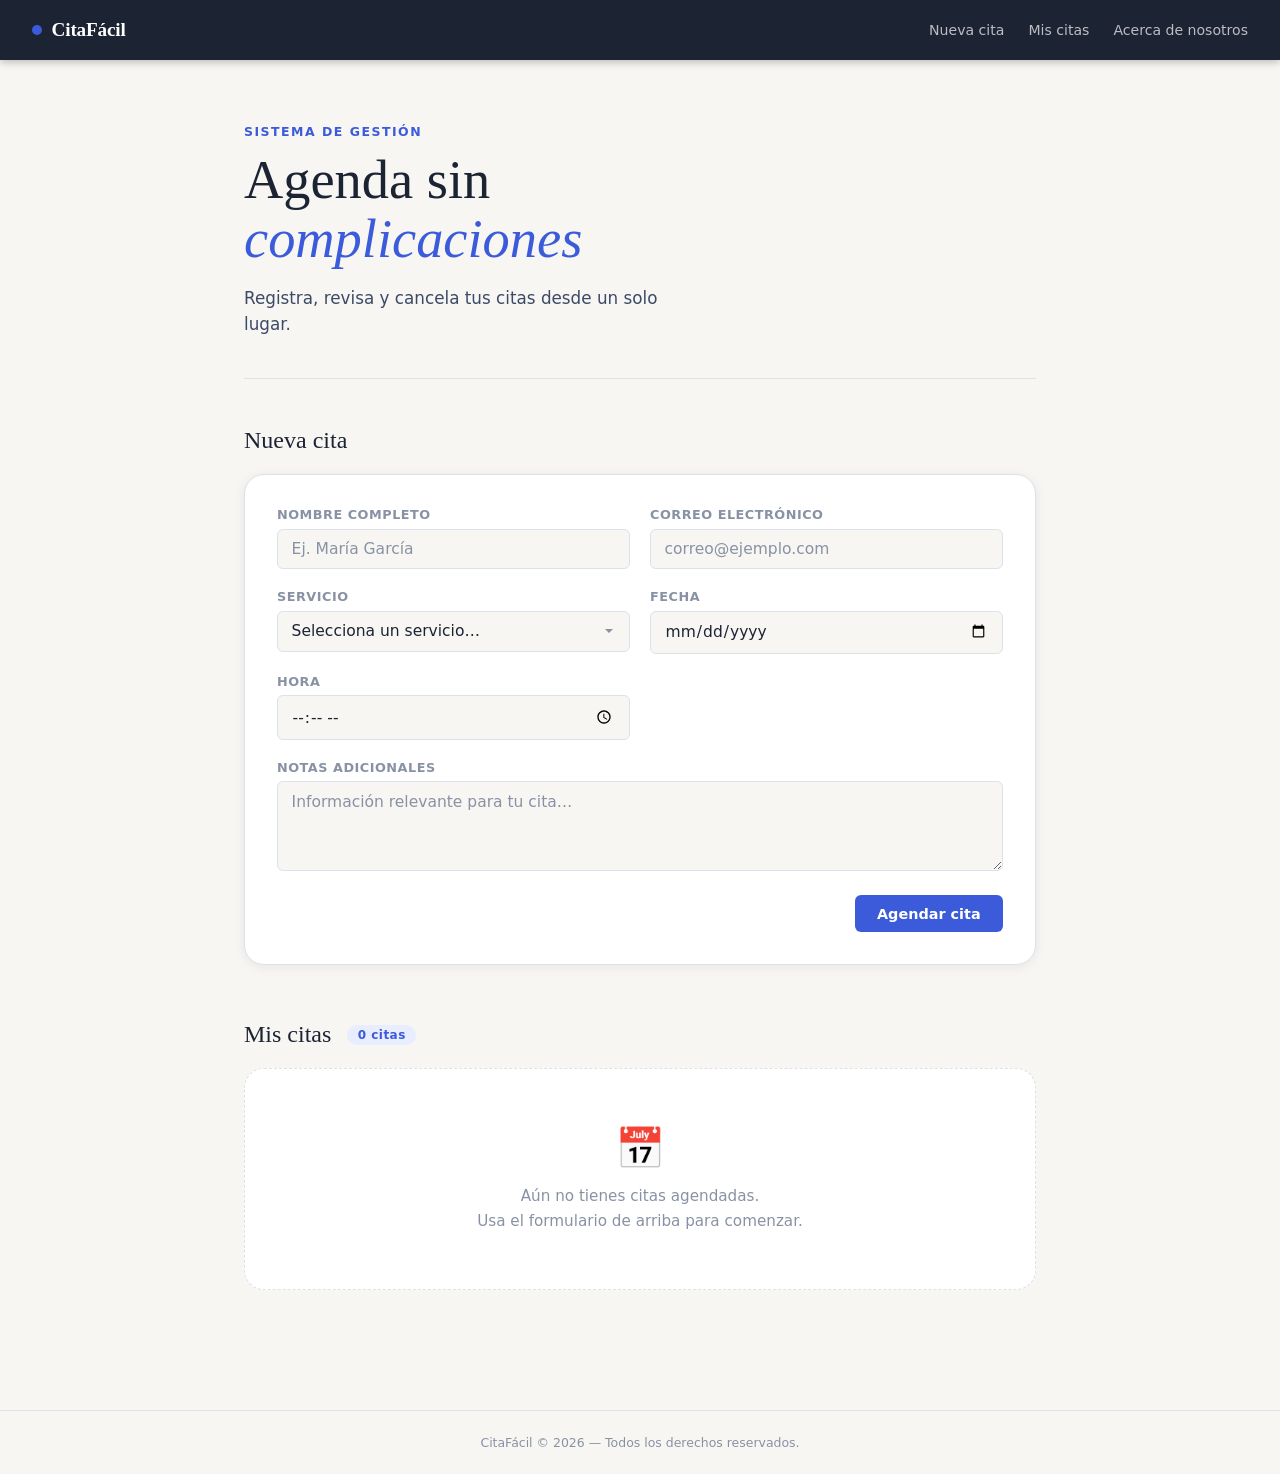
<file: index/index.html>
<!DOCTYPE html>
<html lang="es">
<head>
  <meta charset="UTF-8" />
  <meta name="viewport" content="width=device-width, initial-scale=1.0"/>
  <title>CitaFácil — Agenda tu cita</title>
  <link rel="stylesheet" href="styles.css" />
</head>
<body>

  
  <header class="header">
    <div class="header__brand">
      <span class="header__dot"></span>
      <span class="header__name">CitaFácil</span>
    </div>
    <nav class="header__nav">
      <a href="#nueva">Nueva cita</a>
      <a href="#lista">Mis citas</a>
      <a href="Acerca_de_nosotros.html" class="active">Acerca de nosotros</a>
    </nav>
  </header>

  <main class="main">

    <!-- HERO -->
    <section class="hero">
      <p class="hero__eyebrow">Sistema de gestión</p>
      <h1 class="hero__title">Agenda sin<br/><em>complicaciones</em></h1>
      <p class="hero__sub">Registra, revisa y cancela tus citas desde un solo lugar.</p>
    </section>

    <!-- FORMULARIO NUEVA CITA -->
    <section class="section" id="nueva">
      <h2 class="section__title">Nueva cita</h2>

      <div class="form-card">
        <div class="form-grid">

          <div class="field">
            <label class="field__label" for="nombre">Nombre completo</label>
            <input class="field__input" type="text" id="nombre" placeholder="Ej. María García" />
          </div>

          <div class="field">
            <label class="field__label" for="email">Correo electrónico</label>
            <input class="field__input" type="email" id="email" placeholder="correo@ejemplo.com" />
          </div>

          <div class="field">
            <label class="field__label" for="servicio">Servicio</label>
            <select class="field__input field__select" id="servicio">
              <option value="">Selecciona un servicio…</option>
              <option value="Consulta general">Consulta general</option>
              <option value="Revisión de seguimiento">Revisión de seguimiento</option>
              <option value="Urgencias">Urgencias</option>
              <option value="Asesoría especializada">Asesoría especializada</option>
              <option value="Otro">Otro</option>
            </select>
          </div>

          <div class="field">
            <label class="field__label" for="fecha">Fecha</label>
            <input class="field__input" type="date" id="fecha" />
          </div>

          <div class="field">
            <label class="field__label" for="hora">Hora</label>
            <input class="field__input" type="time" id="hora" />
          </div>

          <div class="field field--full">
            <label class="field__label" for="notas">Notas adicionales</label>
            <textarea class="field__input field__textarea" id="notas" placeholder="Información relevante para tu cita…"></textarea>
          </div>

        </div>

        <div class="form-footer">
          <p class="form-error" id="form-error" aria-live="polite"></p>
          <button class="btn btn--primary" id="btn-agendar" onclick="agendarCita()">Agendar cita</button>
        </div>
      </div>
    </section>

    <!-- LISTA DE CITAS -->
    <section class="section" id="lista">
      <div class="section__header">
        <h2 class="section__title">Mis citas</h2>
        <span class="badge" id="contador">0 citas</span>
      </div>

      <div class="empty-state" id="empty-state">
        <div class="empty-state__icon">📅</div>
        <p class="empty-state__text">Aún no tienes citas agendadas.<br/>Usa el formulario de arriba para comenzar.</p>
      </div>

      <div class="citas-lista" id="citas-lista"></div>
    </section>

  </main>

  <footer class="footer">
    <p>CitaFácil &copy; 2026 — Todos los derechos reservados.</p>
  </footer>

  <!-- TOAST -->
  <div class="toast" id="toast" aria-live="assertive"></div>

  <!-- MODAL CANCELAR -->
  <div class="modal-overlay" id="modal-overlay" onclick="cerrarModal()">
    <div class="modal" onclick="event.stopPropagation()">
      <h3 class="modal__title">¿Cancelar esta cita?</h3>
      <p class="modal__body" id="modal-body"></p>
      <div class="modal__actions">
        <button class="btn btn--ghost" onclick="cerrarModal()">Volver</button>
        <button class="btn btn--danger" id="modal-confirm">Sí, cancelar</button>
      </div>
    </div>
  </div>

</body>
</html>
</file>
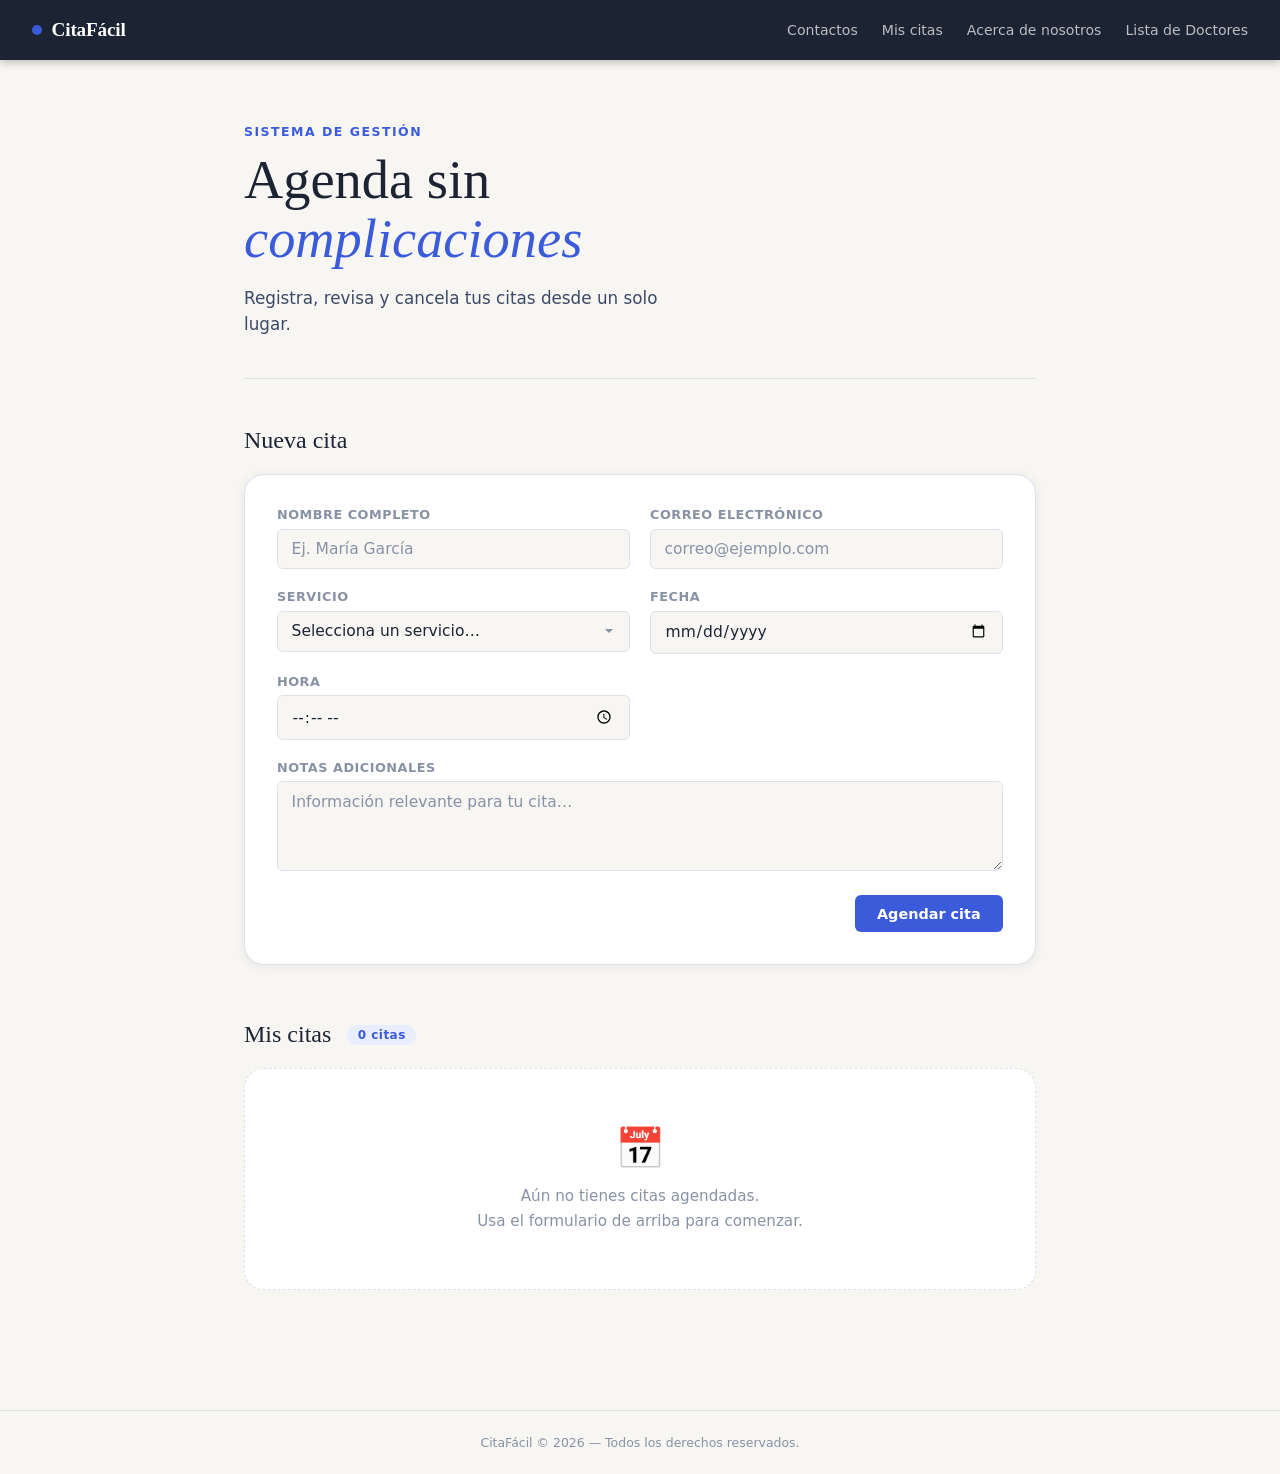
<file: index/Agendarcitas.html>
<!DOCTYPE html>
<html lang="es">
<head>
  <meta charset="UTF-8" />
  <meta name="viewport" content="width=device-width, initial-scale=1.0"/>
  <title>CitaFácil — Agenda tu cita</title>
  <link rel="stylesheet" href="styles.css" />
</head>
<body>

  
  <header class="header">
    <div class="header__brand">
      <span class="header__dot"></span>
      <span class="header__name">CitaFácil</span>
    </div>
    <nav class="header__nav">
      <a href="Contactos.html">Contactos</a>
      <a href="lista">Mis citas</a>
      <a href="Acerca_de_nosotros.html" class="active">Acerca de nosotros</a>
      <a href="Lista_Doc.html" class="active">Lista de Doctores</a>
    </nav>
  </header>

  <main class="main">

    <!-- HERO -->
    <section class="hero">
      <p class="hero__eyebrow">Sistema de gestión</p>
      <h1 class="hero__title">Agenda sin<br/><em>complicaciones</em></h1>
      <p class="hero__sub">Registra, revisa y cancela tus citas desde un solo lugar.</p>
    </section>

    <!-- FORMULARIO NUEVA CITA -->
    <section class="section" id="nueva">
      <h2 class="section__title">Nueva cita</h2>

      <div class="form-card">
        <div class="form-grid">

          <div class="field">
            <label class="field__label" for="nombre">Nombre completo</label>
            <input class="field__input" type="text" id="nombre" placeholder="Ej. María García" />
          </div>

          <div class="field">
            <label class="field__label" for="email">Correo electrónico</label>
            <input class="field__input" type="email" id="email" placeholder="correo@ejemplo.com" />
          </div>

          <div class="field">
            <label class="field__label" for="servicio">Servicio</label>
            <select class="field__input field__select" id="servicio">
              <option value="">Selecciona un servicio…</option>
              <option value="Consulta general">Consulta general</option>
              <option value="Revisión de seguimiento">Revisión de seguimiento</option>
              <option value="Urgencias">Urgencias</option>
              <option value="Asesoría especializada">Asesoría especializada</option>
              <option value="Otro">Otro</option>
            </select>
          </div>

          <div class="field">
            <label class="field__label" for="fecha">Fecha</label>
            <input class="field__input" type="date" id="fecha" />
          </div>

          <div class="field">
            <label class="field__label" for="hora">Hora</label>
            <input class="field__input" type="time" id="hora" />
          </div>

          <div class="field field--full">
            <label class="field__label" for="notas">Notas adicionales</label>
            <textarea class="field__input field__textarea" id="notas" placeholder="Información relevante para tu cita…"></textarea>
          </div>

        </div>

        <div class="form-footer">
          <p class="form-error" id="form-error" aria-live="polite"></p>
          <button class="btn btn--primary" id="btn-agendar" onclick="agendarCita()">Agendar cita</button>
        </div>
      </div>
    </section>

    <!-- LISTA DE CITAS -->
    <section class="section" id="lista">
      <div class="section__header">
        <h2 class="section__title">Mis citas</h2>
        <span class="badge" id="contador">0 citas</span>
      </div>

      <div class="empty-state" id="empty-state">
        <div class="empty-state__icon">📅</div>
        <p class="empty-state__text">Aún no tienes citas agendadas.<br/>Usa el formulario de arriba para comenzar.</p>
      </div>

      <div class="citas-lista" id="citas-lista"></div>
    </section>

  </main>

  <footer class="footer">
    <p>CitaFácil &copy; 2026 — Todos los derechos reservados.</p>
  </footer>

  <!-- TOAST -->
  <div class="toast" id="toast" aria-live="assertive"></div>

  <!-- MODAL CANCELAR -->
  <div class="modal-overlay" id="modal-overlay" onclick="cerrarModal()">
    <div class="modal" onclick="event.stopPropagation()">
      <h3 class="modal__title">¿Cancelar esta cita?</h3>
      <p class="modal__body" id="modal-body"></p>
      <div class="modal__actions">
        <button class="btn btn--ghost" onclick="cerrarModal()">Volver</button>
        <button class="btn btn--danger" id="modal-confirm">Sí, cancelar</button>
      </div>
    </div>
  </div>

</body>
</html>
</file>
<file: index/styles.css>
/* ===================================================
   CitaFácil — styles.css
   Paleta: Pizarra profundo, blanco hueso, acento añil
=================================================== */

/* ── TOKENS ─────────────────────────────────────── */
:root {
  --col-bg:        #F7F6F3;
  --col-surface:   #FFFFFF;
  --col-slate:     #1C2333;
  --col-slate-mid: #3D4A66;
  --col-muted:     #8892A4;
  --col-accent:    #3B5BDB;
  --col-accent-lt: #E8EDFF;
  --col-danger:    #D94F4F;
  --col-danger-lt: #FDEAEA;
  --col-success:   #2E7D52;
  --col-success-lt:#E6F4ED;
  --col-border:    #DDE1EA;

  --ff-display: 'Georgia', 'Times New Roman', serif;
  --ff-body:    'Segoe UI', system-ui, -apple-system, sans-serif;

  --radius-sm:  6px;
  --radius-md:  12px;
  --radius-lg:  20px;

  --shadow-card: 0 2px 12px rgba(28,35,51,.07);
  --shadow-lift: 0 8px 28px rgba(28,35,51,.14);

  --transition: 200ms ease;
}

/* ── RESET ───────────────────────────────────────── */
*, *::before, *::after { box-sizing: border-box; margin: 0; padding: 0; }
html { scroll-behavior: smooth; }
body {
  font-family: var(--ff-body);
  background: var(--col-bg);
  color: var(--col-slate);
  min-height: 100vh;
  display: flex;
  flex-direction: column;
}
a { color: inherit; text-decoration: none; }

/* ── HEADER ──────────────────────────────────────── */
.header {
  position: sticky;
  top: 0;
  z-index: 100;
  background: var(--col-slate);
  color: #fff;
  display: flex;
  align-items: center;
  justify-content: space-between;
  padding: 0 2rem;
  height: 60px;
  box-shadow: 0 2px 8px rgba(0,0,0,.25);
}

.header__brand {
  display: flex;
  align-items: center;
  gap: .6rem;
  font-family: var(--ff-display);
  font-size: 1.2rem;
  font-weight: bold;
  letter-spacing: -.01em;
}

.header__dot {
  width: 10px;
  height: 10px;
  border-radius: 50%;
  background: var(--col-accent);
  display: inline-block;
}

.header__nav {
  display: flex;
  gap: 1.5rem;
  font-size: .88rem;
  color: rgba(255,255,255,.7);
}
.header__nav a:hover { color: #fff; }

/* ── MAIN ────────────────────────────────────────── */
.main {
  flex: 1;
  max-width: 840px;
  width: 100%;
  margin: 0 auto;
  padding: 0 1.5rem 4rem;
}

/* ── HERO ────────────────────────────────────────── */
.hero {
  padding: 4rem 0 2.5rem;
  border-bottom: 1px solid var(--col-border);
  margin-bottom: 3rem;
}

.hero__eyebrow {
  font-size: .78rem;
  font-weight: 600;
  letter-spacing: .12em;
  text-transform: uppercase;
  color: var(--col-accent);
  margin-bottom: .75rem;
}

.hero__title {
  font-family: var(--ff-display);
  font-size: clamp(2.2rem, 6vw, 3.4rem);
  font-weight: normal;
  line-height: 1.08;
  color: var(--col-slate);
  margin-bottom: 1rem;
}

.hero__title em {
  font-style: italic;
  color: var(--col-accent);
}

.hero__sub {
  font-size: 1.05rem;
  color: var(--col-slate-mid);
  max-width: 420px;
  line-height: 1.6;
}

/* ── SECTIONS ────────────────────────────────────── */
.section {
  margin-bottom: 3.5rem;
}

.section__header {
  display: flex;
  align-items: center;
  gap: 1rem;
  margin-bottom: 1.25rem;
}

.section__title {
  font-family: var(--ff-display);
  font-size: 1.5rem;
  font-weight: normal;
  color: var(--col-slate);
  margin-bottom: 1.25rem;
}

.section__header .section__title { margin-bottom: 0; }

.badge {
  background: var(--col-accent-lt);
  color: var(--col-accent);
  font-size: .75rem;
  font-weight: 700;
  letter-spacing: .04em;
  padding: .2rem .65rem;
  border-radius: 999px;
}

/* ── FORM CARD ───────────────────────────────────── */
.form-card {
  background: var(--col-surface);
  border: 1px solid var(--col-border);
  border-radius: var(--radius-lg);
  padding: 2rem;
  box-shadow: var(--shadow-card);
}

.form-grid {
  display: grid;
  grid-template-columns: 1fr 1fr;
  gap: 1.25rem;
}

/* ── FIELD ───────────────────────────────────────── */
.field { display: flex; flex-direction: column; gap: .4rem; }
.field--full { grid-column: 1 / -1; }

.field__label {
  font-size: .8rem;
  font-weight: 600;
  letter-spacing: .04em;
  text-transform: uppercase;
  color: var(--col-muted);
}

.field__input {
  font-family: var(--ff-body);
  font-size: .97rem;
  color: var(--col-slate);
  background: var(--col-bg);
  border: 1.5px solid var(--col-border);
  border-radius: var(--radius-sm);
  padding: .65rem .85rem;
  outline: none;
  transition: border-color var(--transition), box-shadow var(--transition);
  width: 100%;
}

.field__input:focus {
  border-color: var(--col-accent);
  box-shadow: 0 0 0 3px rgba(59,91,219,.12);
}

.field__input::placeholder { color: var(--col-muted); }

.field__select { cursor: pointer; appearance: none;
  background-image: url("data:image/svg+xml,%3Csvg xmlns='http://www.w3.org/2000/svg' viewBox='0 0 16 16' fill='%238892A4'%3E%3Cpath d='M4 6l4 4 4-4'/%3E%3C/svg%3E");
  background-repeat: no-repeat;
  background-position: right .75rem center;
  background-size: 16px;
  padding-right: 2.2rem;
}

.field__textarea { min-height: 90px; resize: vertical; }

/* ── FORM FOOTER ─────────────────────────────────── */
.form-footer {
  display: flex;
  align-items: center;
  justify-content: space-between;
  margin-top: 1.5rem;
  gap: 1rem;
  flex-wrap: wrap;
}

.form-error {
  font-size: .85rem;
  color: var(--col-danger);
  flex: 1;
  min-height: 1.2rem;
}

/* ── BUTTONS ─────────────────────────────────────── */
.btn {
  font-family: var(--ff-body);
  font-size: .9rem;
  font-weight: 600;
  border: none;
  border-radius: var(--radius-sm);
  padding: .65rem 1.4rem;
  cursor: pointer;
  transition: background var(--transition), transform var(--transition), box-shadow var(--transition);
}

.btn--primary {
  background: var(--col-accent);
  color: #fff;
}
.btn--primary:hover {
  background: #2f4bc7;
  box-shadow: 0 4px 14px rgba(59,91,219,.35);
  transform: translateY(-1px);
}
.btn--primary:active { transform: translateY(0); }

.btn--ghost {
  background: transparent;
  color: var(--col-slate-mid);
  border: 1.5px solid var(--col-border);
}
.btn--ghost:hover { background: var(--col-bg); }

.btn--danger {
  background: var(--col-danger);
  color: #fff;
}
.btn--danger:hover { background: #b83e3e; }

/* ── EMPTY STATE ─────────────────────────────────── */
.empty-state {
  text-align: center;
  padding: 3.5rem 1rem;
  border: 1.5px dashed var(--col-border);
  border-radius: var(--radius-lg);
  background: var(--col-surface);
}

.empty-state__icon { font-size: 2.5rem; margin-bottom: .75rem; }
.empty-state__text { color: var(--col-muted); line-height: 1.6; font-size: .95rem; }

/* ── CITAS LISTA ─────────────────────────────────── */
.citas-lista { display: flex; flex-direction: column; gap: .9rem; }

/* ── CITA CARD ───────────────────────────────────── */
.cita-card {
  background: var(--col-surface);
  border: 1px solid var(--col-border);
  border-left: 4px solid var(--col-accent);
  border-radius: var(--radius-md);
  padding: 1.2rem 1.4rem;
  display: flex;
  align-items: flex-start;
  justify-content: space-between;
  gap: 1rem;
  box-shadow: var(--shadow-card);
  transition: box-shadow var(--transition);
  animation: slideIn .25s ease both;
}
.cita-card:hover { box-shadow: var(--shadow-lift); }
.cita-card.cancelled { border-left-color: var(--col-danger); opacity: .65; }

@keyframes slideIn {
  from { opacity: 0; transform: translateY(10px); }
  to   { opacity: 1; transform: translateY(0); }
}

.cita-info { flex: 1; min-width: 0; }

.cita-nombre {
  font-weight: 700;
  font-size: 1rem;
  color: var(--col-slate);
  margin-bottom: .2rem;
  white-space: nowrap;
  overflow: hidden;
  text-overflow: ellipsis;
}

.cita-meta {
  font-size: .82rem;
  color: var(--col-muted);
  display: flex;
  flex-wrap: wrap;
  gap: .5rem .9rem;
  margin-top: .35rem;
}
.cita-meta span::before { content: "·"; margin-right: .4rem; color: var(--col-border); }
.cita-meta span:first-child::before { display: none; }

.cita-servicio {
  display: inline-block;
  font-size: .75rem;
  font-weight: 600;
  background: var(--col-accent-lt);
  color: var(--col-accent);
  padding: .15rem .55rem;
  border-radius: 4px;
  margin-bottom: .3rem;
}

.cita-card.cancelled .cita-servicio {
  background: var(--col-danger-lt);
  color: var(--col-danger);
}

.cita-notas {
  font-size: .82rem;
  color: var(--col-slate-mid);
  margin-top: .4rem;
  font-style: italic;
}

.cita-actions { display: flex; gap: .5rem; flex-shrink: 0; align-items: flex-start; }

.btn-icon {
  background: none;
  border: 1.5px solid var(--col-border);
  border-radius: var(--radius-sm);
  padding: .4rem .7rem;
  font-size: .8rem;
  cursor: pointer;
  color: var(--col-muted);
  transition: background var(--transition), color var(--transition), border-color var(--transition);
  font-family: var(--ff-body);
  font-weight: 600;
}
.btn-icon:hover { background: var(--col-danger-lt); color: var(--col-danger); border-color: var(--col-danger); }

.status-pill {
  font-size: .72rem;
  font-weight: 700;
  letter-spacing: .05em;
  text-transform: uppercase;
  padding: .2rem .55rem;
  border-radius: 4px;
  background: var(--col-danger-lt);
  color: var(--col-danger);
}

/* ── MODAL ───────────────────────────────────────── */
.modal-overlay {
  display: none;
  position: fixed;
  inset: 0;
  background: rgba(28,35,51,.45);
  backdrop-filter: blur(3px);
  z-index: 200;
  align-items: center;
  justify-content: center;
}
.modal-overlay.active { display: flex; }

.modal {
  background: var(--col-surface);
  border-radius: var(--radius-lg);
  padding: 2rem;
  max-width: 380px;
  width: 90%;
  box-shadow: var(--shadow-lift);
  animation: popIn .2s ease both;
}

@keyframes popIn {
  from { opacity: 0; transform: scale(.93); }
  to   { opacity: 1; transform: scale(1); }
}

.modal__title { font-family: var(--ff-display); font-size: 1.25rem; margin-bottom: .75rem; }
.modal__body  { font-size: .92rem; color: var(--col-slate-mid); line-height: 1.6; margin-bottom: 1.5rem; }
.modal__actions { display: flex; gap: .75rem; justify-content: flex-end; }

/* ── TOAST ───────────────────────────────────────── */
.toast {
  position: fixed;
  bottom: 2rem;
  left: 50%;
  transform: translateX(-50%) translateY(30px);
  background: var(--col-slate);
  color: #fff;
  font-size: .88rem;
  padding: .7rem 1.4rem;
  border-radius: 999px;
  opacity: 0;
  pointer-events: none;
  transition: opacity .25s ease, transform .25s ease;
  white-space: nowrap;
  z-index: 300;
}
.toast.show {
  opacity: 1;
  transform: translateX(-50%) translateY(0);
}

/* ── FOOTER ──────────────────────────────────────── */
.footer {
  text-align: center;
  padding: 1.5rem;
  font-size: .78rem;
  color: var(--col-muted);
  border-top: 1px solid var(--col-border);
}

/* ── RESPONSIVE ──────────────────────────────────── */
@media (max-width: 600px) {
  .form-grid { grid-template-columns: 1fr; }
  .field--full { grid-column: 1; }
  .header { padding: 0 1rem; }
  .form-card { padding: 1.25rem; }
  .hero { padding: 2.5rem 0 2rem; }
}
</file>
